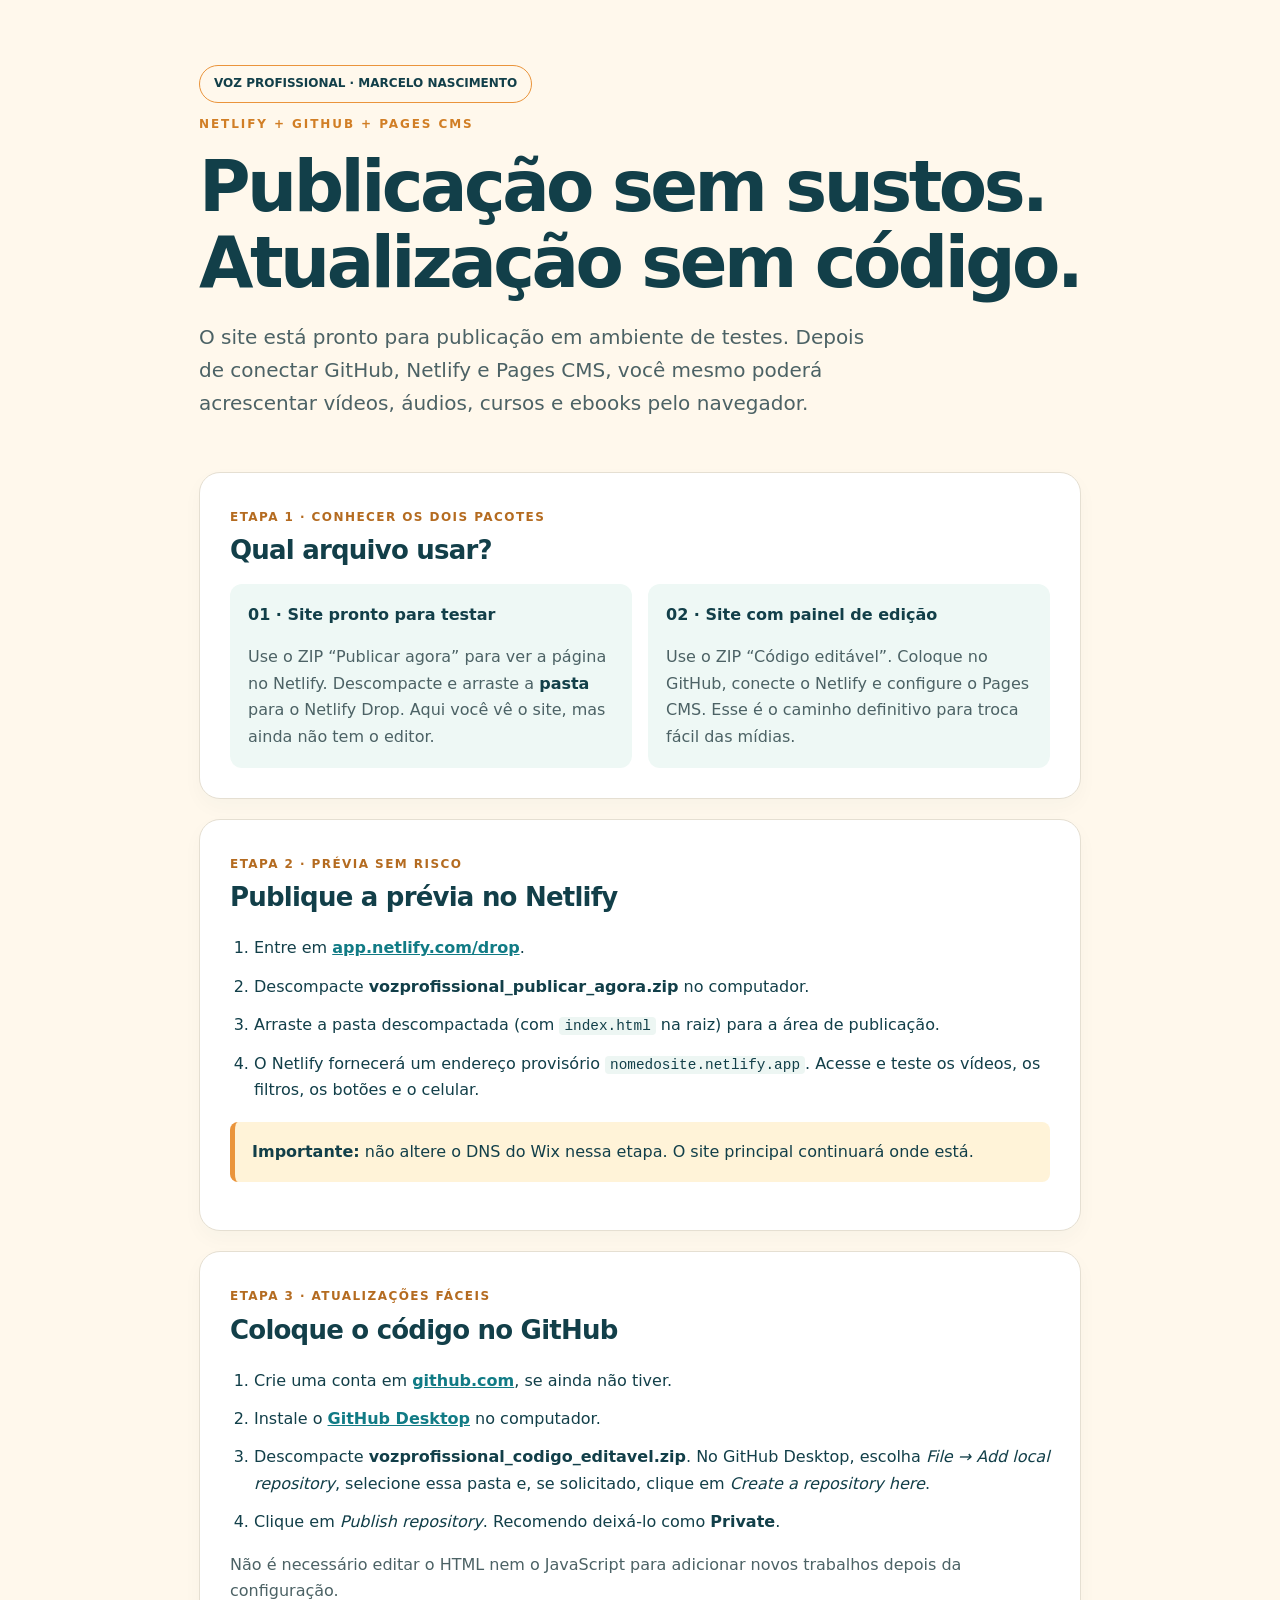
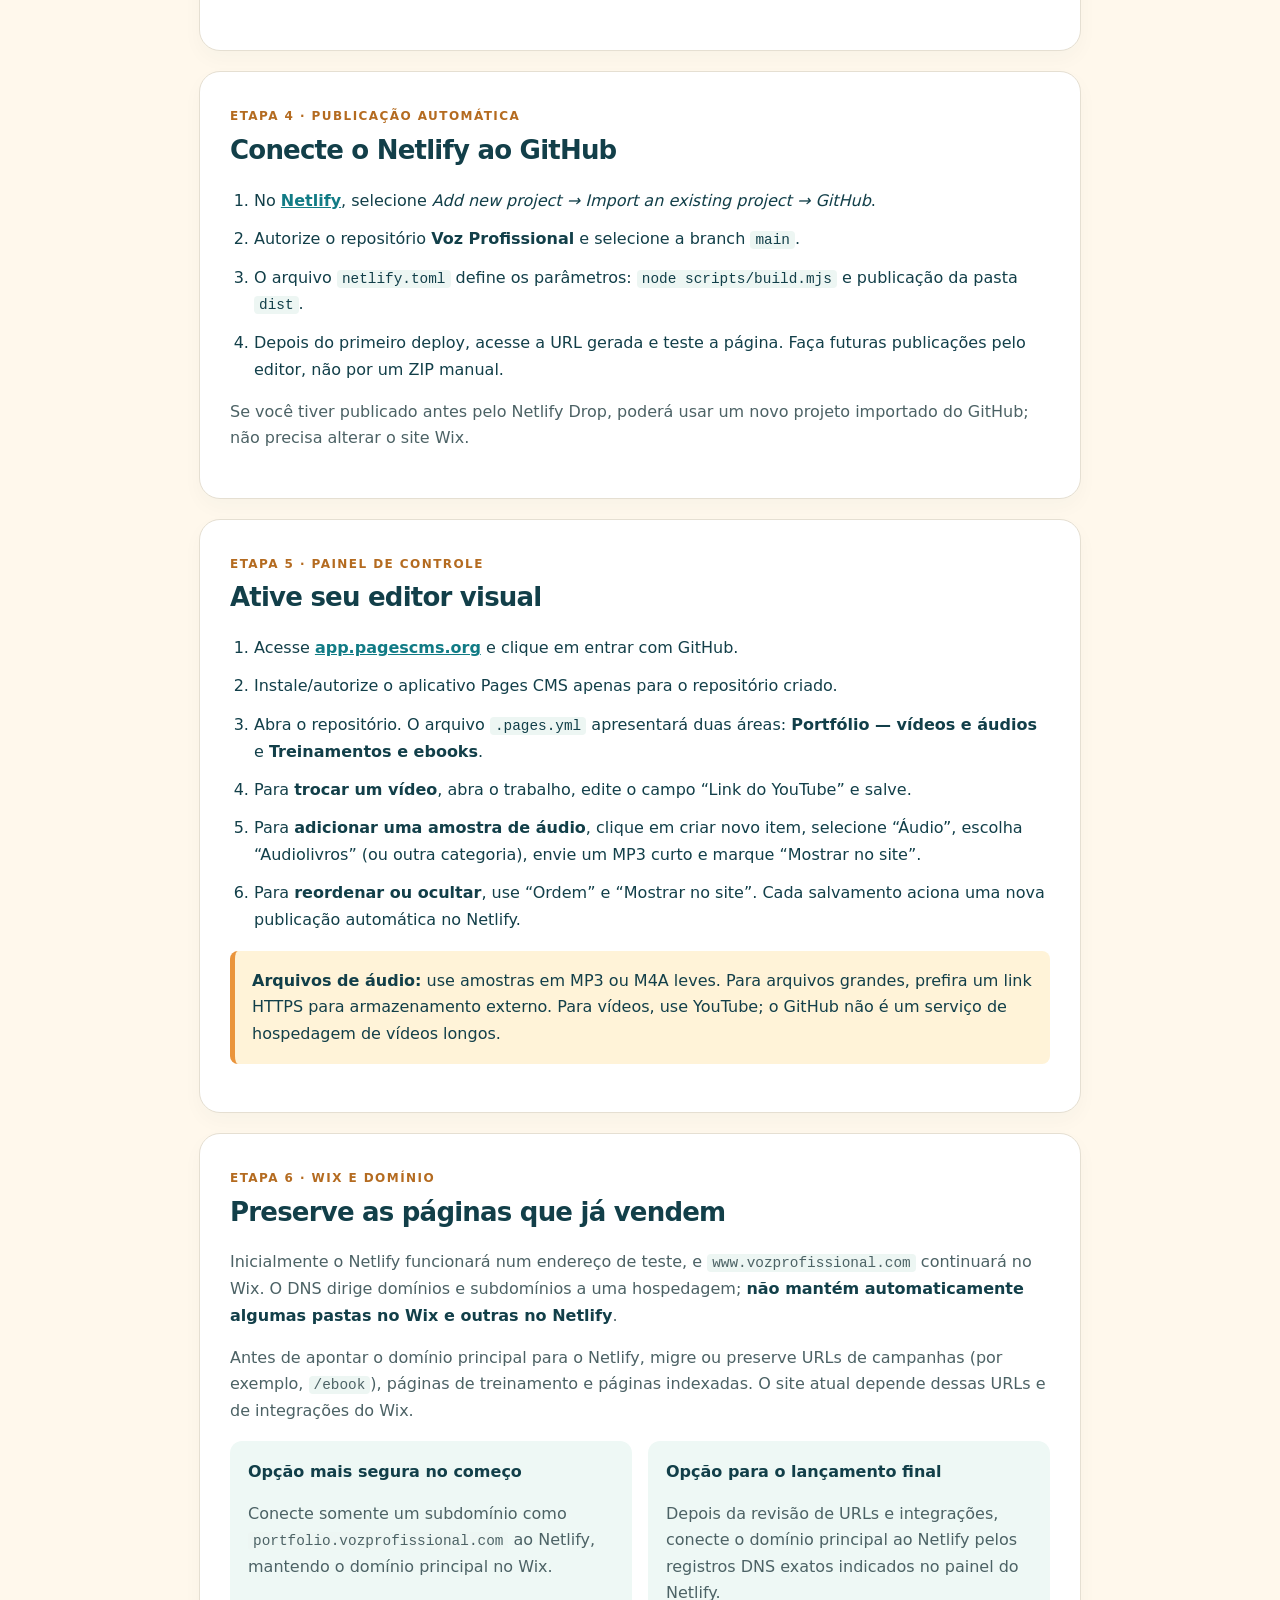
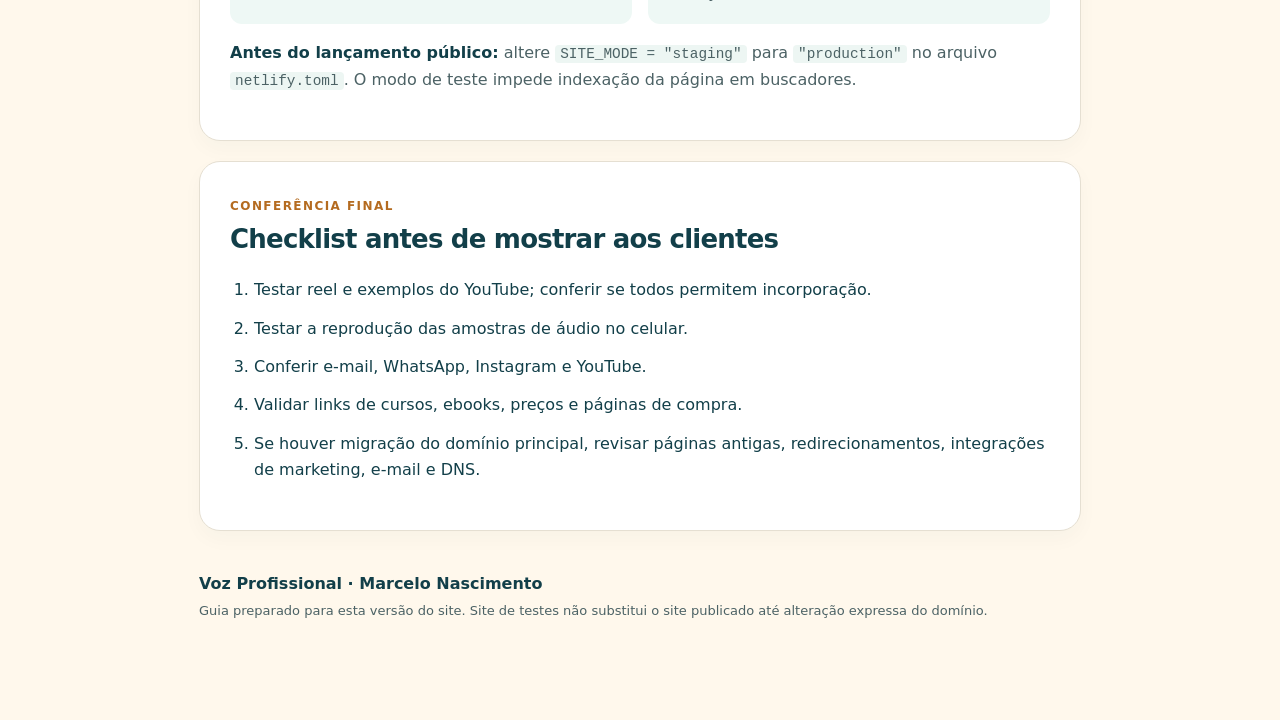
<file: GUIA-PASSO-A-PASSO.html>
<!doctype html><html lang="pt-BR"><head><meta charset="utf-8"><meta name="viewport" content="width=device-width, initial-scale=1"><title>Guia de publicação — Voz Profissional</title><style>
:root{--ink:#123f49;--muted:#4c6265;--bg:#fff8ec;--orange:#ea943b;--mint:#cceae1;--line:#e5dfd2}*{box-sizing:border-box}body{margin:0;background:var(--bg);color:var(--ink);font:16px/1.65 system-ui,-apple-system,Segoe UI,Arial,sans-serif}main{max-width:930px;margin:auto;padding:0 24px 80px}.hero{padding:65px 0 32px}.tag{font-size:12px;letter-spacing:.16em;font-weight:800;color:#d17e25}h1{font-size:clamp(2.2rem,6vw,4.4rem);line-height:1.08;letter-spacing:-.05em;margin:14px 0 19px}h2{font-size:26px;letter-spacing:-.03em;margin:0 0 12px}p{color:var(--muted)}.lead{max-width:690px;font-size:20px}.pill{display:inline-block;padding:8px 14px;border:1px solid var(--orange);border-radius:30px;font-size:12px;font-weight:700}section{padding:30px;background:white;border:1px solid var(--line);border-radius:21px;margin-bottom:20px;box-shadow:0 8px 20px #10364108}ol{padding-left:24px}li{margin-bottom:12px}a{color:#117b85;font-weight:700}code{background:#edf6f3;border-radius:4px;padding:1px 5px;font-size:.9em}strong{color:var(--ink)}.warn{background:#fff3d8;border-left:5px solid var(--orange);padding:17px;border-radius:8px;margin:18px 0}.two{display:grid;grid-template-columns:1fr 1fr;gap:16px}.panel{background:#eef8f5;border-radius:12px;padding:18px}.panel p{margin-bottom:0}.step{color:#b46b20;letter-spacing:.12em;font-size:12px;font-weight:800}small{font-size:13px;color:var(--muted)}footer{padding:20px 0;color:#5c6f72}@media(max-width:650px){.two{grid-template-columns:1fr}.hero{padding-top:32px}section{padding:22px}}@media print{body{background:white}section{break-inside:avoid}a{text-decoration:none}}
</style></head><body><main><div class="hero"><div class="pill">VOZ PROFISSIONAL · MARCELO NASCIMENTO</div><p class="tag">NETLIFY + GITHUB + PAGES CMS</p><h1>Publicação sem sustos.<br>Atualização sem código.</h1><p class="lead">O site está pronto para publicação em ambiente de testes. Depois de conectar GitHub, Netlify e Pages CMS, você mesmo poderá acrescentar vídeos, áudios, cursos e ebooks pelo navegador.</p></div>
<section><span class="step">ETAPA 1 · CONHECER OS DOIS PACOTES</span><h2>Qual arquivo usar?</h2><div class="two"><div class="panel"><strong>01 · Site pronto para testar</strong><p>Use o ZIP “Publicar agora” para ver a página no Netlify. Descompacte e arraste a <strong>pasta</strong> para o Netlify Drop. Aqui você vê o site, mas ainda não tem o editor.</p></div><div class="panel"><strong>02 · Site com painel de edição</strong><p>Use o ZIP “Código editável”. Coloque no GitHub, conecte o Netlify e configure o Pages CMS. Esse é o caminho definitivo para troca fácil das mídias.</p></div></div></section>
<section><span class="step">ETAPA 2 · PRÉVIA SEM RISCO</span><h2>Publique a prévia no Netlify</h2><ol><li>Entre em <a href="https://app.netlify.com/drop/" target="_blank">app.netlify.com/drop</a>.</li><li>Descompacte <strong>vozprofissional_publicar_agora.zip</strong> no computador.</li><li>Arraste a pasta descompactada (com <code>index.html</code> na raiz) para a área de publicação.</li><li>O Netlify fornecerá um endereço provisório <code>nomedosite.netlify.app</code>. Acesse e teste os vídeos, os filtros, os botões e o celular.</li></ol><div class="warn"><strong>Importante:</strong> não altere o DNS do Wix nessa etapa. O site principal continuará onde está.</div></section>
<section><span class="step">ETAPA 3 · ATUALIZAÇÕES FÁCEIS</span><h2>Coloque o código no GitHub</h2><ol><li>Crie uma conta em <a href="https://github.com/" target="_blank">github.com</a>, se ainda não tiver.</li><li>Instale o <a href="https://desktop.github.com/" target="_blank">GitHub Desktop</a> no computador.</li><li>Descompacte <strong>vozprofissional_codigo_editavel.zip</strong>. No GitHub Desktop, escolha <em>File → Add local repository</em>, selecione essa pasta e, se solicitado, clique em <em>Create a repository here</em>.</li><li>Clique em <em>Publish repository</em>. Recomendo deixá-lo como <strong>Private</strong>.</li></ol><p>Não é necessário editar o HTML nem o JavaScript para adicionar novos trabalhos depois da configuração.</p></section>
<section><span class="step">ETAPA 4 · PUBLICAÇÃO AUTOMÁTICA</span><h2>Conecte o Netlify ao GitHub</h2><ol><li>No <a href="https://app.netlify.com/" target="_blank">Netlify</a>, selecione <em>Add new project → Import an existing project → GitHub</em>.</li><li>Autorize o repositório <strong>Voz Profissional</strong> e selecione a branch <code>main</code>.</li><li>O arquivo <code>netlify.toml</code> define os parâmetros: <code>node scripts/build.mjs</code> e publicação da pasta <code>dist</code>.</li><li>Depois do primeiro deploy, acesse a URL gerada e teste a página. Faça futuras publicações pelo editor, não por um ZIP manual.</li></ol><p>Se você tiver publicado antes pelo Netlify Drop, poderá usar um novo projeto importado do GitHub; não precisa alterar o site Wix.</p></section>
<section><span class="step">ETAPA 5 · PAINEL DE CONTROLE</span><h2>Ative seu editor visual</h2><ol><li>Acesse <a href="https://app.pagescms.org/" target="_blank">app.pagescms.org</a> e clique em entrar com GitHub.</li><li>Instale/autorize o aplicativo Pages CMS apenas para o repositório criado.</li><li>Abra o repositório. O arquivo <code>.pages.yml</code> apresentará duas áreas: <strong>Portfólio — vídeos e áudios</strong> e <strong>Treinamentos e ebooks</strong>.</li><li>Para <strong>trocar um vídeo</strong>, abra o trabalho, edite o campo “Link do YouTube” e salve.</li><li>Para <strong>adicionar uma amostra de áudio</strong>, clique em criar novo item, selecione “Áudio”, escolha “Audiolivros” (ou outra categoria), envie um MP3 curto e marque “Mostrar no site”.</li><li>Para <strong>reordenar ou ocultar</strong>, use “Ordem” e “Mostrar no site”. Cada salvamento aciona uma nova publicação automática no Netlify.</li></ol><div class="warn"><strong>Arquivos de áudio:</strong> use amostras em MP3 ou M4A leves. Para arquivos grandes, prefira um link HTTPS para armazenamento externo. Para vídeos, use YouTube; o GitHub não é um serviço de hospedagem de vídeos longos.</div></section>
<section><span class="step">ETAPA 6 · WIX E DOMÍNIO</span><h2>Preserve as páginas que já vendem</h2><p>Inicialmente o Netlify funcionará num endereço de teste, e <code>www.vozprofissional.com</code> continuará no Wix. O DNS dirige domínios e subdomínios a uma hospedagem; <strong>não mantém automaticamente algumas pastas no Wix e outras no Netlify</strong>.</p><p>Antes de apontar o domínio principal para o Netlify, migre ou preserve URLs de campanhas (por exemplo, <code>/ebook</code>), páginas de treinamento e páginas indexadas. O site atual depende dessas URLs e de integrações do Wix.</p><div class="two"><div class="panel"><strong>Opção mais segura no começo</strong><p>Conecte somente um subdomínio como <code>portfolio.vozprofissional.com</code> ao Netlify, mantendo o domínio principal no Wix.</p></div><div class="panel"><strong>Opção para o lançamento final</strong><p>Depois da revisão de URLs e integrações, conecte o domínio principal ao Netlify pelos registros DNS exatos indicados no painel do Netlify.</p></div></div><p><strong>Antes do lançamento público:</strong> altere <code>SITE_MODE = "staging"</code> para <code>"production"</code> no arquivo <code>netlify.toml</code>. O modo de teste impede indexação da página em buscadores.</p></section>
<section><span class="step">CONFERÊNCIA FINAL</span><h2>Checklist antes de mostrar aos clientes</h2><ol><li>Testar reel e exemplos do YouTube; conferir se todos permitem incorporação.</li><li>Testar a reprodução das amostras de áudio no celular.</li><li>Conferir e-mail, WhatsApp, Instagram e YouTube.</li><li>Validar links de cursos, ebooks, preços e páginas de compra.</li><li>Se houver migração do domínio principal, revisar páginas antigas, redirecionamentos, integrações de marketing, e-mail e DNS.</li></ol></section>
<footer><strong>Voz Profissional · Marcelo Nascimento</strong><br><small>Guia preparado para esta versão do site. Site de testes não substitui o site publicado até alteração expressa do domínio.</small></footer></main></body></html>
</file>
